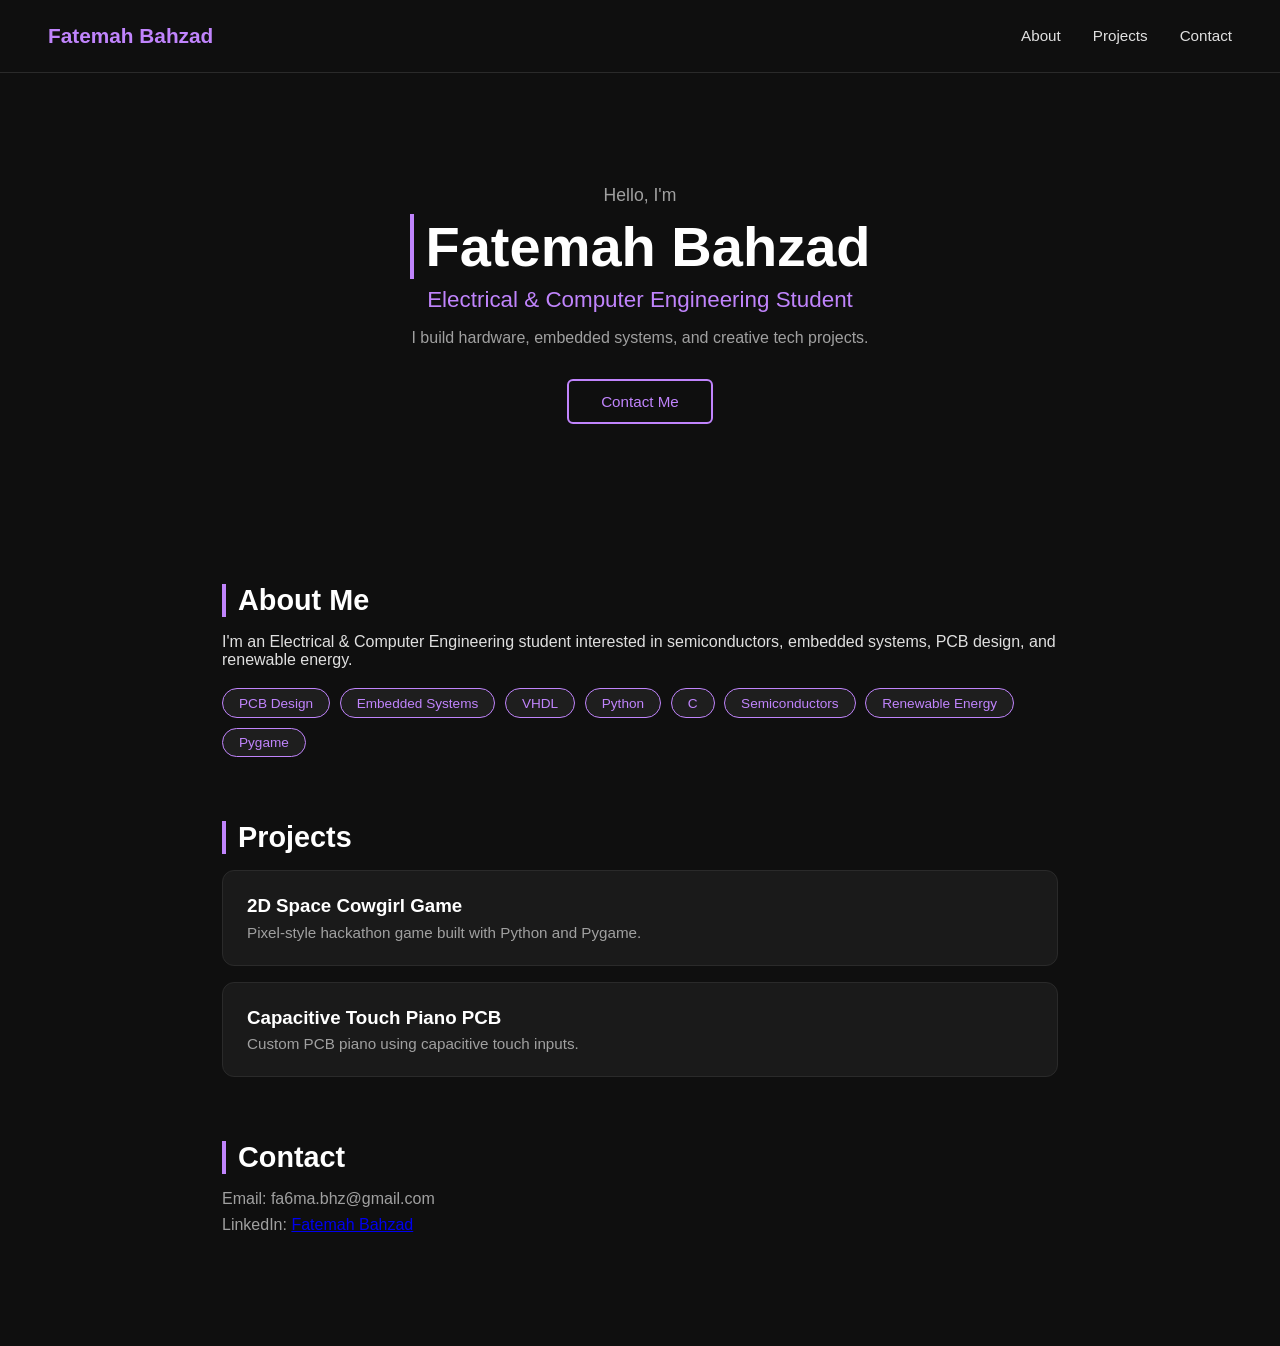
<file: index.html>
<!DOCTYPE html>
<html lang="en">
  <head>
    <meta charset="UTF-8" />
    <meta name="viewport" content="width=device-width, initial-scale=1.0" />
    <title>Fatemah Bahzad | Portfolio</title>
    <link rel="stylesheet" href="src/style.css" />
  </head>
  <body>
    <header>
      <nav>
        <h1>Fatemah Bahzad</h1>
        <ul>
          <li><a href="#about">About</a></li>
          <li><a href="#projects">Projects</a></li>
          <li><a href="#contact">Contact</a></li>
        </ul>
      </nav>

      <div class="hero">
        <p class="hero-greeting">Hello, I'm</p>
        <h2 class="hero-name">Fatemah Bahzad</h2>
        <h3 class="hero-title">Electrical & Computer Engineering Student</h3>
        <p class="hero-sub">I build hardware, embedded systems, and creative tech projects.</p>
        <a href="#contact" class="hero-btn">Contact Me</a>
      </div>
    </header>

    <main>
      <section id="about">
        <h2>About Me</h2>
        <p>
          I'm an Electrical & Computer Engineering student interested in
          semiconductors, embedded systems, PCB design, and renewable energy.
        </p>

        <div class="skills">
          <span class="skill-tag">PCB Design</span>
          <span class="skill-tag">Embedded Systems</span>
          <span class="skill-tag">VHDL</span>
          <span class="skill-tag">Python</span>
          <span class="skill-tag">C</span>
          <span class="skill-tag">Semiconductors</span>
          <span class="skill-tag">Renewable Energy</span>
          <span class="skill-tag">Pygame</span>
        </div>
      </section>

      <section id="projects">
        <h2>Projects</h2>

        <a href="cowgirl.html" class="card-link">
          <div class="card">
            <h3>2D Space Cowgirl Game</h3>
            <p>Pixel-style hackathon game built with Python and Pygame.</p>
          </div>
        </a>

        <div class="card">
          <h3>Capacitive Touch Piano PCB</h3>
          <p>Custom PCB piano using capacitive touch inputs.</p>
        </div>
      </section>

      <section id="contact">
        <h2>Contact</h2>
        <p>Email: fa6ma.bhz@gmail.com</p>
        <p>LinkedIn: <a href="https://www.linkedin.com/in/fatima-bahzad1/" target="_blank">Fatemah Bahzad</a></p>
      </section>
    </main>

    <script type="module" src="/src/main.js"></script>
  </body>
</html>
</file>
<file: src/style.css>
* {
  margin: 0;
  padding: 0;
  box-sizing: border-box;
}

body {
  font-family: Arial, sans-serif;
  background: #0f0f0f;
  color: #e0e0e0;
}

/* NAV */
nav {
  display: flex;
  justify-content: space-between;
  align-items: center;
  padding: 1.5rem 3rem;
  background: #0f0f0f;
  border-bottom: 1px solid #2a2a2a;
  position: sticky;
  top: 0;
  z-index: 100;
}

nav h1 {
  color: #c084fc;
  font-size: 1.3rem;
}

nav ul {
  display: flex;
  list-style: none;
  gap: 2rem;
}

nav a {
  text-decoration: none;
  color: #e0e0e0;
  font-size: 0.95rem;
  transition: color 0.2s;
}

nav a:hover {
  color: #c084fc;
}

/* HERO */
.hero {
  display: flex;
  flex-direction: column;
  align-items: center;
  justify-content: center;
  text-align: center;
  padding: 7rem 2rem;
  background: #0f0f0f;
}

.hero-greeting {
  color: #a0a0a0;
  font-size: 1.1rem;
  margin-bottom: 0.5rem;
}

.hero-name {
  font-size: 3.5rem;
  font-weight: bold;
  color: white;
  margin-bottom: 0.5rem;
}

.hero-title {
  font-size: 1.4rem;
  color: #c084fc;
  font-weight: 400;
  margin-bottom: 1rem;
}

.hero-sub {
  color: #a0a0a0;
  font-size: 1rem;
  max-width: 500px;
  margin-bottom: 2rem;
}

.hero-btn {
  display: inline-block;
  padding: 0.75rem 2rem;
  border: 2px solid #c084fc;
  color: #c084fc;
  text-decoration: none;
  border-radius: 6px;
  font-size: 0.95rem;
  transition: background 0.2s, color 0.2s;
}

.hero-btn:hover {
  background: #c084fc;
  color: #0f0f0f;
}

/* MAIN */
main {
  max-width: 900px;
  margin: auto;
  padding: 3rem 2rem;
}

section {
  margin-bottom: 4rem;
}

h2 {
  font-size: 1.8rem;
  color: white;
  margin-bottom: 1rem;
  border-left: 4px solid #c084fc;
  padding-left: 0.75rem;
}

/* SKILLS */
.skills {
  display: flex;
  flex-wrap: wrap;
  gap: 0.6rem;
  margin-top: 1.2rem;
}

.skill-tag {
  background: #1e1e1e;
  border: 1px solid #c084fc;
  color: #c084fc;
  padding: 0.4rem 1rem;
  border-radius: 999px;
  font-size: 0.85rem;
}

/* CARDS */
.card {
  background: #1a1a1a;
  padding: 1.5rem;
  margin-top: 1rem;
  border-radius: 12px;
  border: 1px solid #2a2a2a;
  transition: border-color 0.2s;
}

.card:hover {
  border-color: #c084fc;
}

.card h3 {
  color: white;
  margin-bottom: 0.4rem;
}

.card p {
  color: #a0a0a0;
  font-size: 0.95rem;
}

/* CONTACT */
#contact p {
  color: #a0a0a0;
  margin-top: 0.5rem;
}
.card-link {
  text-decoration: none;
  display: block;
}
.media-heading {
  color: white;
  font-size: 1.2rem;
  margin-top: 2rem;
  margin-bottom: 0.75rem;
  border: none;
  padding: 0;
}

.project-list {
  list-style: none;
  padding: 0;
  margin-top: 0.5rem;
}

.project-list li {
  color: #a0a0a0;
  padding: 0.4rem 0;
  border-bottom: 1px solid #1e1e1e;
  padding-left: 1rem;
  position: relative;
}

.project-list li::before {
  content: "→";
  color: #c084fc;
  position: absolute;
  left: 0;
}
</file>
